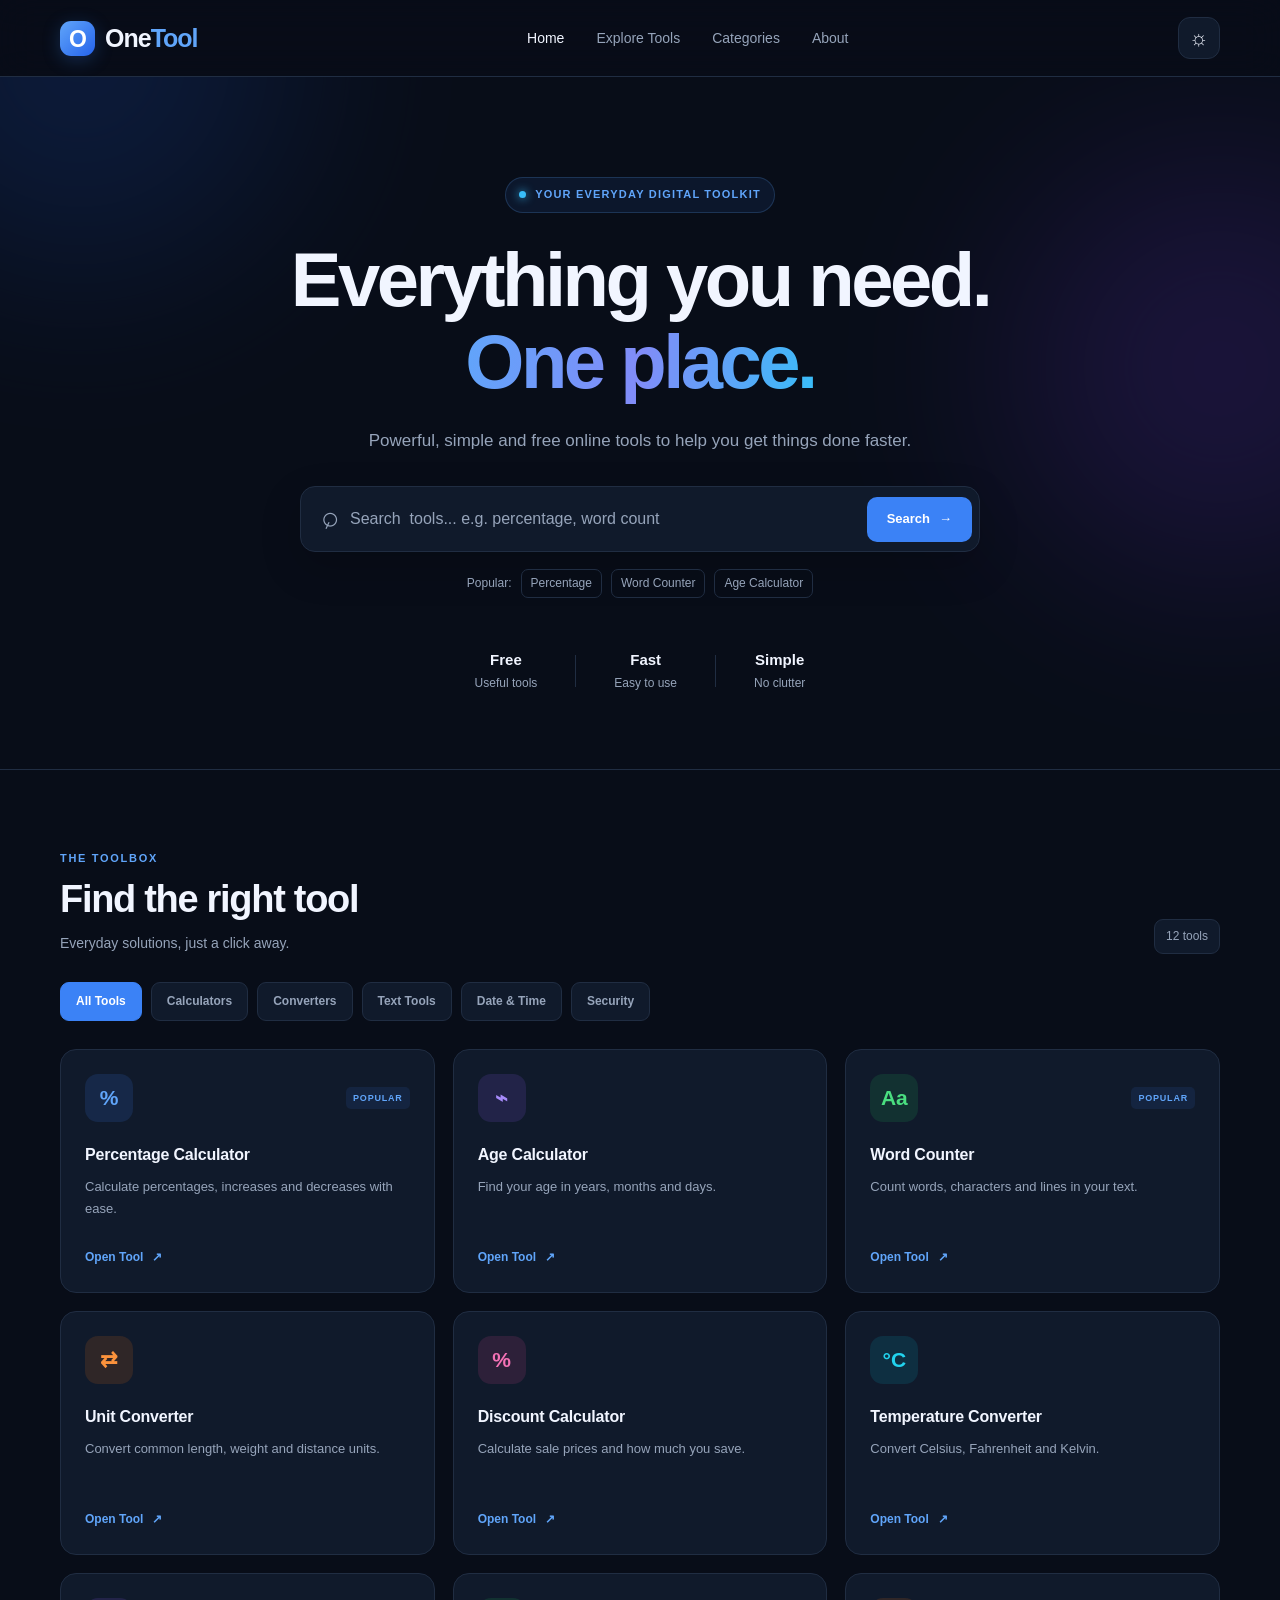
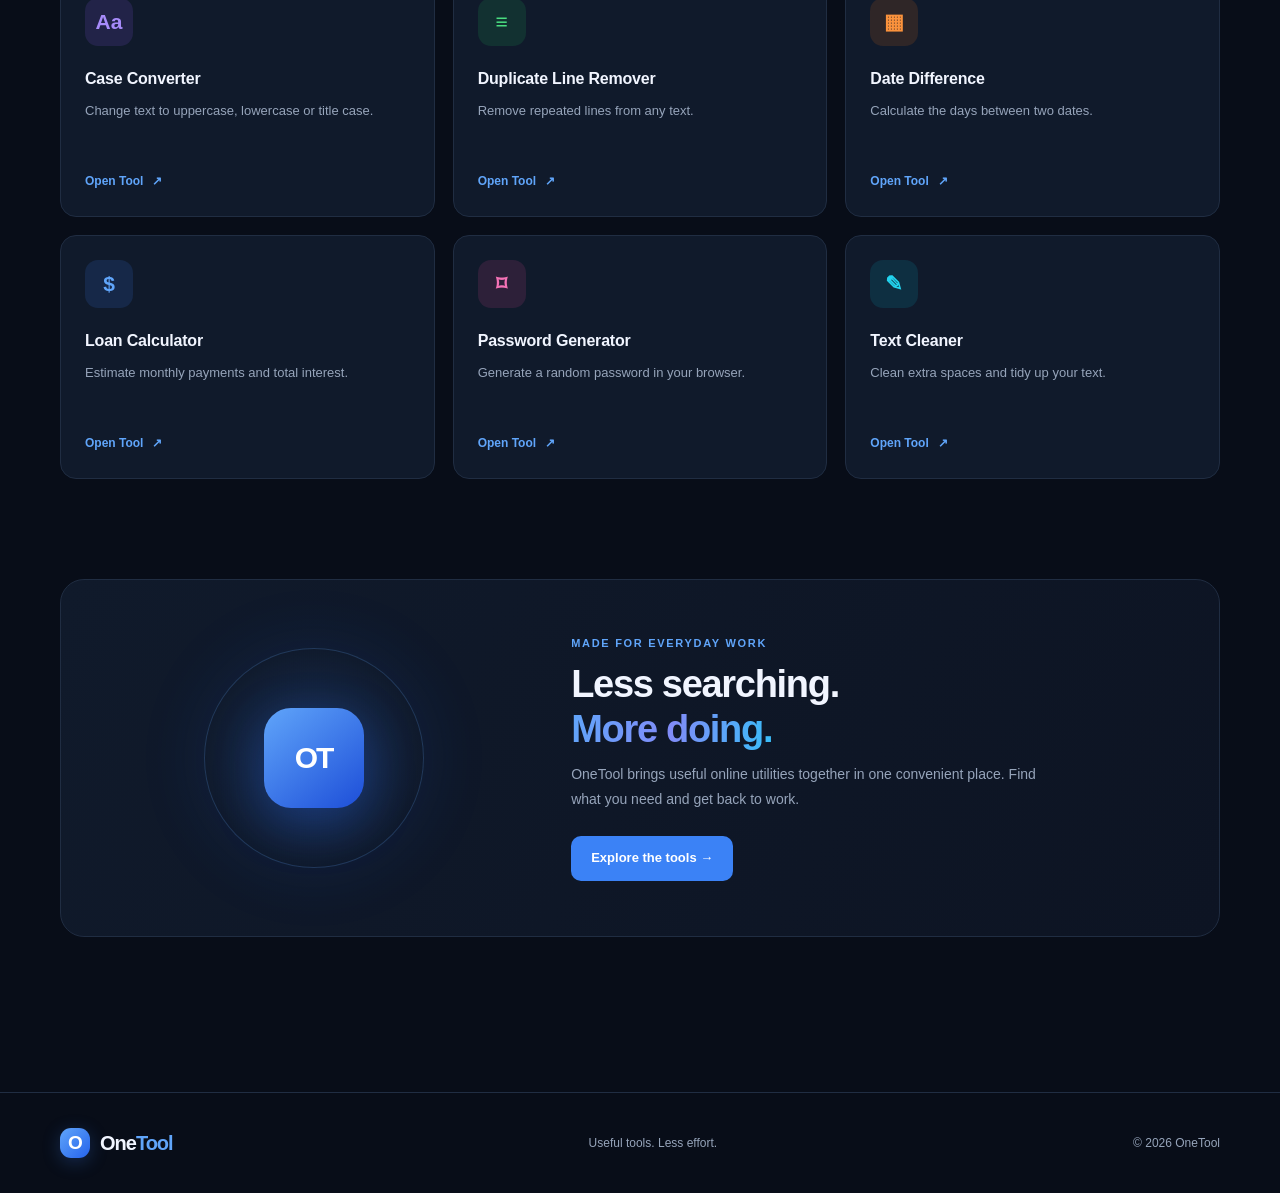
<file: index.html>
<!DOCTYPE html>
<html lang="en">

<head>
    <meta charset="UTF-8">
    <meta name="viewport" content="width=device-width, initial-scale=1.0">

    <title>OneTool — Free Online Calculators & Useful Tools</title>

    <meta
        name="description"
        content="Use free online calculators, unit converters, text tools and everyday utilities. Fast, simple and easy to use with OneTool."
    >

    <meta name="robots" content="index, follow">
    <meta name="theme-color" content="#080d18">

    <meta property="og:type" content="website">
    <meta property="og:title" content="OneTool — Free Online Tools">
    <meta
        property="og:description"
        content="Discover free online calculators, converters and productivity tools in one place."
    >

    <meta name="twitter:card" content="summary">
    <meta name="twitter:title" content="OneTool — Free Online Tools">
    <meta
        name="twitter:description"
        content="Simple, fast and useful online tools for everyday tasks."
    >

    <link rel="stylesheet" href="style.css">

    <script src="script.js" defer></script>
</head>

<body>
    <header class="site-header">
        <div class="container nav-container">
            <a class="logo" href="#" aria-label="OneTool home">
                <span class="logo-icon">O</span>
                <span>One<span class="blue-text">Tool</span></span>
            </a>

            <nav class="main-nav" id="mainNav">
                <a class="nav-link active" href="#home">Home</a>
                <a class="nav-link" href="#tools">Explore Tools</a>
                <a class="nav-link" href="#categories">Categories</a>
                <a class="nav-link" href="#about">About</a>
            </nav>

            <div class="nav-actions">
                <button class="icon-button" id="themeToggle"
                        type="button" aria-label="Switch color theme"
                        title="Switch theme">
                    <span id="themeIcon" aria-hidden="true">☼</span>
                </button>

                <button class="menu-toggle" id="menuToggle"
                        type="button" aria-label="Toggle navigation"
                        aria-expanded="false">
                    <span></span><span></span><span></span>
                </button>
            </div>
        </div>
    </header>

    <main>
        <section class="hero" id="home">
            <div class="hero-glow glow-one"></div>
            <div class="hero-glow glow-two"></div>

            <div class="container hero-content">
                <div class="announcement">
                    <span class="status-dot"></span>
                    YOUR EVERYDAY DIGITAL TOOLKIT
                </div>

                <h1>
                    Everything you need.<br>
                    <span class="gradient-text">One place.</span>
                </h1>

                <p class="hero-description">
                    Powerful, simple and free online tools to help you
                    get things done faster.
                </p>

                <form class="search-box" id="searchForm" role="search">
                    <span class="search-icon" aria-hidden="true">⌕</span>

                    <input
                        id="toolSearch"
                        type="search"
                        placeholder="Search  tools... e.g. percentage, word count"
                        aria-label="Search tools"
                        autocomplete="off"
                    >

                    <button type="submit" class="btn btn-primary search-button">
                        Search <span aria-hidden="true">→</span>
                    </button>
                </form>

                <div class="search-hint">
                    <span>Popular:</span>
                    <button type="button" class="suggestion" data-search="percentage">
                        Percentage
                    </button>
                    <button type="button" class="suggestion" data-search="word counter">
                        Word Counter
                    </button>
                    <button type="button" class="suggestion" data-search="age">
                        Age Calculator
                    </button>
                </div>

                <div class="hero-stats">
                    <div>
                        <strong>Free</strong>
                        <span>Useful tools</span>
                    </div>
                    <div class="stat-divider"></div>
                    <div>
                        <strong>Fast</strong>
                        <span>Easy to use</span>
                    </div>
                    <div class="stat-divider"></div>
                    <div>
                        <strong>Simple</strong>
                        <span>No clutter</span>
                    </div>
                </div>
            </div>
        </section>

        <section class="tools-section section-padding" id="tools">
            <div class="container">
                <div class="section-heading">
                    <div>
                        <span class="eyebrow">THE TOOLBOX</span>
                        <h2>Find the right tool</h2>
                        <p>Everyday solutions, just a click away.</p>
                    </div>
                    <span class="results-count" id="resultsCount">12 tools</span>
                </div>

                <div class="category-bar" id="categories">
                    <button class="category-button active" data-category="all"
                            type="button">All Tools</button>
                    <button class="category-button" data-category="calculators"
                            type="button">Calculators</button>
                    <button class="category-button" data-category="converters"
                            type="button">Converters</button>
                    <button class="category-button" data-category="text"
                            type="button">Text Tools</button>
                    <button class="category-button" data-category="date"
                            type="button">Date &amp; Time</button>
                    <button class="category-button" data-category="security"
                            type="button">Security</button>
                </div>

                <div class="tool-grid" id="toolGrid">

                    <article class="tool-card" data-category="calculators"
                             data-search="percentage percent calculator maths math">
                        <div class="card-top">
                            <div class="tool-icon icon-blue">%</div>
                            <span class="card-tag">POPULAR</span>
                        </div>
                        <h3>Percentage Calculator</h3>
                        <p>Calculate percentages, increases and decreases with ease.</p>
                        <button class="tool-link" data-tool="percentage"
                                type="button">Open Tool <span>↗</span></button>
                    </article>

                    <article class="tool-card" data-category="calculators"
                             data-search="age birthday date of birth calculator">
                        <div class="card-top">
                            <div class="tool-icon icon-purple">⌁</div>
                        </div>
                        <h3>Age Calculator</h3>
                        <p>Find your age in years, months and days.</p>
                        <button class="tool-link" data-tool="age"
                                type="button">Open Tool <span>↗</span></button>
                    </article>

                    <article class="tool-card" data-category="text"
                             data-search="word counter character count text letters">
                        <div class="card-top">
                            <div class="tool-icon icon-green">Aa</div>
                            <span class="card-tag">POPULAR</span>
                        </div>
                        <h3>Word Counter</h3>
                        <p>Count words, characters and lines in your text.</p>
                        <button class="tool-link" data-tool="word-counter"
                                type="button">Open Tool <span>↗</span></button>
                    </article>

                    <article class="tool-card" data-category="converters"
                             data-search="unit converter length weight distance metric">
                        <div class="card-top">
                            <div class="tool-icon icon-orange">⇄</div>
                        </div>
                        <h3>Unit Converter</h3>
                        <p>Convert common length, weight and distance units.</p>
                        <button class="tool-link" data-tool="unit-converter"
                                type="button">Open Tool <span>↗</span></button>
                    </article>

                    <article class="tool-card" data-category="calculators"
                             data-search="discount sale price savings calculator">
                        <div class="card-top">
                            <div class="tool-icon icon-pink">%</div>
                        </div>
                        <h3>Discount Calculator</h3>
                        <p>Calculate sale prices and how much you save.</p>
                        <button class="tool-link" data-tool="discount"
                                type="button">Open Tool <span>↗</span></button>
                    </article>

                    <article class="tool-card" data-category="converters"
                             data-search="temperature celsius fahrenheit kelvin converter">
                        <div class="card-top">
                            <div class="tool-icon icon-cyan">°C</div>
                        </div>
                        <h3>Temperature Converter</h3>
                        <p>Convert Celsius, Fahrenheit and Kelvin.</p>
                        <button class="tool-link" data-tool="temperature"
                                type="button">Open Tool <span>↗</span></button>
                    </article>

                    <article class="tool-card" data-category="text"
                             data-search="case converter uppercase lowercase sentence text">
                        <div class="card-top">
                            <div class="tool-icon icon-purple">Aa</div>
                        </div>
                        <h3>Case Converter</h3>
                        <p>Change text to uppercase, lowercase or title case.</p>
                        <button class="tool-link" data-tool="case-converter"
                                type="button">Open Tool <span>↗</span></button>
                    </article>

                    <article class="tool-card" data-category="text"
                             data-search="duplicate lines remove repeated text cleaner">
                        <div class="card-top">
                            <div class="tool-icon icon-green">≡</div>
                        </div>
                        <h3>Duplicate Line Remover</h3>
                        <p>Remove repeated lines from any text.</p>
                        <button class="tool-link" data-tool="duplicate-lines"
                                type="button">Open Tool <span>↗</span></button>
                    </article>

                    <article class="tool-card" data-category="date"
                             data-search="date difference days between dates duration">
                        <div class="card-top">
                            <div class="tool-icon icon-orange">▦</div>
                        </div>
                        <h3>Date Difference</h3>
                        <p>Calculate the days between two dates.</p>
                        <button class="tool-link" data-tool="date-difference"
                                type="button">Open Tool <span>↗</span></button>
                    </article>

                    <article class="tool-card" data-category="calculators"
                             data-search="loan monthly payment interest calculator">
                        <div class="card-top">
                            <div class="tool-icon icon-blue">$</div>
                        </div>
                        <h3>Loan Calculator</h3>
                        <p>Estimate monthly payments and total interest.</p>
                        <button class="tool-link" data-tool="loan"
                                type="button">Open Tool <span>↗</span></button>
                    </article>

                    <article class="tool-card" data-category="security"
                             data-search="password generator secure random strong">
                        <div class="card-top">
                            <div class="tool-icon icon-pink">⌑</div>
                        </div>
                        <h3>Password Generator</h3>
                        <p>Generate a random password in your browser.</p>
                        <button class="tool-link" data-tool="password"
                                type="button">Open Tool <span>↗</span></button>
                    </article>

                    <article class="tool-card" data-category="text"
                             data-search="text cleaner whitespace spaces formatting">
                        <div class="card-top">
                            <div class="tool-icon icon-cyan">✎</div>
                        </div>
                        <h3>Text Cleaner</h3>
                        <p>Clean extra spaces and tidy up your text.</p>
                        <button class="tool-link" data-tool="text-cleaner"
                                type="button">Open Tool <span>↗</span></button>
                    </article>

                </div>

                <div class="empty-state" id="emptyState" hidden>
                    <div class="empty-icon">⌕</div>
                    <h3>No tools found</h3>
                    <p>Try another keyword or choose a different category.</p>
                    <button class="btn btn-secondary" id="resetSearch"
                            type="button">Show all tools</button>
                </div>
            </div>
        </section>

        <section class="feature-section section-padding" id="about">
            <div class="container feature-panel">
                <div class="feature-orb" aria-hidden="true">
                    <div class="orb-inner">OT</div>
                </div>
                <div class="feature-copy">
                    <span class="eyebrow">MADE FOR EVERYDAY WORK</span>
                    <h2>Less searching.<br><span class="gradient-text">More doing.</span></h2>
                    <p>
                        OneTool brings useful online utilities together in one
                        convenient place. Find what you need and get back to work.
                    </p>
                    <a class="btn btn-primary" href="#tools">Explore the tools →</a>
                </div>
            </div>
        </section>
    </main>

    <footer class="site-footer">
        <div class="container footer-content">
            <a class="logo footer-logo" href="#home">
                <span class="logo-icon">O</span>
                <span>One<span class="blue-text">Tool</span></span>
            </a>
            <p>Useful tools. Less effort.</p>
            <span class="copyright">© <span id="currentYear"></span> OneTool</span>
        </div>
    </footer>

    <div class="toast" id="toast" role="status" aria-live="polite"></div>
</body>


<!-- ONETOOL: TOOL WORKSPACE -->
<div class="tool-modal" id="toolModal" hidden>
    <div class="tool-modal-backdrop" data-close-modal></div>

    <section
        class="tool-modal-panel"
        role="dialog"
        aria-modal="true"
        aria-labelledby="toolModalTitle"
    >
        <div class="tool-modal-header">
            <div>
                <span class="eyebrow">ONETOOL WORKSPACE</span>
                <h2 id="toolModalTitle">Online Tool</h2>
            </div>

            <button
                type="button"
                class="icon-button"
                id="closeToolModal"
                aria-label="Close tool"
            >×</button>
        </div>

        <p class="tool-modal-description" id="toolModalDescription"></p>

        <div id="toolWorkspace"></div>

        <div class="tool-modal-footer">
            <span>Free online tool · Runs in your browser</span>
            <button type="button" class="btn btn-secondary" id="resetTool">
                Reset
            </button>
        </div>
    </section>
</div>

</html>
</file>
<file: style.css>
/* =================================
   ONETOOL — PREMIUM TECH DESIGN
   ================================= */

:root {
    color-scheme: dark;
    --bg: #080d18;
    --bg-soft: #0d1423;
    --surface: #101a2b;
    --surface-hover: #152238;
    --border: #202d42;
    --text: #f1f5ff;
    --muted: #96a4ba;
    --blue: #3b82f6;
    --blue-bright: #60a5fa;
    --blue-dark: #2563eb;
    --header-bg: rgba(8, 13, 24, 0.88);
    --shadow: 0 15px 40px rgba(0, 0, 0, 0.18);
    --radius: 16px;
}

:root[data-theme="light"] {
    color-scheme: light;
    --bg: #f5f8ff;
    --bg-soft: #edf3fc;
    --surface: #ffffff;
    --surface-hover: #f0f6ff;
    --border: #dce5f1;
    --text: #142038;
    --muted: #607089;
    --blue: #2563eb;
    --blue-bright: #3b82f6;
    --blue-dark: #1d4ed8;
    --header-bg: rgba(255, 255, 255, 0.9);
    --shadow: 0 15px 40px rgba(35, 58, 90, 0.08);
}

* {
    margin: 0;
    padding: 0;
    box-sizing: border-box;
}

html {
    scroll-behavior: smooth;
    scroll-padding-top: 90px;
}

body {
    min-height: 100vh;
    overflow-x: hidden;
    font-family: Inter, -apple-system, BlinkMacSystemFont,
        "Segoe UI", Arial, sans-serif;
    background: var(--bg);
    color: var(--text);
    line-height: 1.6;
    transition: background 0.25s, color 0.25s;
}

button, input, textarea {
    font: inherit;
}

button, a {
    -webkit-tap-highlight-color: transparent;
}

button {
    cursor: pointer;
}

a {
    color: inherit;
    text-decoration: none;
}

button:focus-visible,
a:focus-visible,
input:focus-visible {
    outline: 2px solid var(--blue-bright);
    outline-offset: 4px;
}

.container {
    width: min(1160px, calc(100% - 48px));
    margin-inline: auto;
}

.blue-text {
    color: var(--blue-bright);
}

.gradient-text {
    color: var(--blue-bright);
    background: linear-gradient(100deg, #60a5fa, #818cf8, #38bdf8);
    -webkit-background-clip: text;
    background-clip: text;
    -webkit-text-fill-color: transparent;
}

/* HEADER */

.site-header {
    position: sticky;
    top: 0;
    z-index: 100;
    background: var(--header-bg);
    backdrop-filter: blur(18px);
    border-bottom: 1px solid var(--border);
}

.nav-container {
    min-height: 76px;
    display: flex;
    align-items: center;
    justify-content: space-between;
    gap: 28px;
}

.logo {
    display: inline-flex;
    align-items: center;
    gap: 10px;
    font-size: 25px;
    font-weight: 800;
    letter-spacing: -1px;
    white-space: nowrap;
}

.logo-icon {
    display: grid;
    place-items: center;
    width: 35px;
    height: 35px;
    color: #fff;
    background: linear-gradient(135deg, #60a5fa, #2563eb);
    border-radius: 11px;
    font-size: 23px;
    box-shadow: 0 4px 18px rgba(59, 130, 246, 0.25);
}

.main-nav {
    display: flex;
    align-items: center;
    gap: 32px;
}

.nav-link {
    color: var(--muted);
    font-size: 14px;
    transition: color 0.2s;
}

.nav-link:hover,
.nav-link.active {
    color: var(--text);
}

.nav-actions {
    display: flex;
    align-items: center;
    gap: 12px;
}

.icon-button,
.menu-toggle {
    display: grid;
    place-items: center;
    width: 42px;
    height: 42px;
    border: 1px solid var(--border);
    border-radius: 12px;
    background: var(--surface);
    color: var(--text);
    font-size: 21px;
    transition: border-color 0.2s, background 0.2s;
}

.icon-button:hover,
.menu-toggle:hover {
    border-color: var(--blue);
}

.menu-toggle {
    display: none;
    gap: 4px;
    align-content: center;
}

.menu-toggle span {
    width: 17px;
    height: 2px;
    background: var(--text);
    border-radius: 2px;
}

/* HERO */

.hero {
    position: relative;
    overflow: hidden;
    isolation: isolate;
    padding: 100px 0 76px;
    border-bottom: 1px solid var(--border);
}

.hero-glow {
    position: absolute;
    z-index: -1;
    width: 420px;
    height: 420px;
    border-radius: 50%;
    filter: blur(100px);
    opacity: 0.16;
    pointer-events: none;
}

.glow-one {
    background: #2563eb;
    top: -230px;
    left: -130px;
}

.glow-two {
    background: #7c3aed;
    right: -150px;
    top: 80px;
}

.hero-content {
    text-align: center;
    max-width: 900px;
    position: relative;
}

.announcement {
    display: inline-flex;
    align-items: center;
    gap: 9px;
    padding: 8px 13px;
    color: var(--blue-bright);
    background: rgba(59, 130, 246, 0.09);
    border: 1px solid rgba(96, 165, 250, 0.2);
    border-radius: 999px;
    font-size: 11px;
    font-weight: 750;
    letter-spacing: 1.2px;
    margin-bottom: 26px;
}

.status-dot {
    width: 7px;
    height: 7px;
    border-radius: 50%;
    background: #38bdf8;
    box-shadow: 0 0 10px #38bdf8;
}

.hero h1 {
    font-size: clamp(42px, 6.2vw, 76px);
    line-height: 1.09;
    letter-spacing: -3.5px;
    font-weight: 800;
}

.hero-description {
    max-width: 570px;
    margin: 23px auto 32px;
    color: var(--muted);
    font-size: 17px;
}

.search-box {
    display: flex;
    align-items: center;
    gap: 12px;
    width: min(680px, 100%);
    margin: 0 auto;
    padding: 7px;
    background: var(--surface);
    border: 1px solid var(--border);
    border-radius: 15px;
    box-shadow: var(--shadow);
    transition: border-color 0.2s, box-shadow 0.2s;
}

.search-box:focus-within {
    border-color: var(--blue);
    box-shadow: 0 0 0 4px rgba(59, 130, 246, 0.1);
}

.search-icon {
    padding-left: 12px;
    font-size: 30px;
    color: var(--muted);
    line-height: 1;
    transform: rotate(-20deg);
}

.search-box input {
    min-width: 0;
    flex: 1;
    padding: 12px 0;
    color: var(--text);
    background: transparent;
    border: none;
    outline: none;
}

.search-box input::placeholder {
    color: var(--muted);
}

.search-box input:focus-visible {
    outline: none;
}

.btn {
    display: inline-flex;
    align-items: center;
    justify-content: center;
    gap: 9px;
    min-height: 45px;
    padding: 11px 19px;
    border-radius: 10px;
    border: 1px solid transparent;
    font-size: 13px;
    font-weight: 700;
    transition: transform 0.2s, background 0.2s;
}

.btn:hover {
    transform: translateY(-2px);
}

.btn-primary {
    background: var(--blue);
    color: #fff;
}

.btn-primary:hover {
    background: var(--blue-dark);
}

.btn-secondary {
    background: var(--surface);
    border-color: var(--border);
    color: var(--text);
}

.search-button {
    white-space: nowrap;
}

.search-hint {
    display: flex;
    align-items: center;
    justify-content: center;
    flex-wrap: wrap;
    gap: 9px;
    margin-top: 17px;
    color: var(--muted);
    font-size: 12px;
}

.suggestion {
    padding: 4px 9px;
    color: var(--muted);
    background: transparent;
    border: 1px solid var(--border);
    border-radius: 7px;
    font-size: 12px;
    transition: all 0.2s;
}

.suggestion:hover {
    color: var(--blue-bright);
    border-color: var(--blue);
}

.hero-stats {
    display: flex;
    align-items: center;
    justify-content: center;
    gap: 38px;
    margin-top: 50px;
}

.hero-stats div:not(.stat-divider) {
    display: flex;
    flex-direction: column;
    gap: 2px;
}

.hero-stats strong {
    font-size: 15px;
    font-weight: 750;
}

.hero-stats span {
    color: var(--muted);
    font-size: 12px;
}

.hero-stats .stat-divider {
    width: 1px;
    height: 32px;
    background: var(--border);
}

/* TOOL SECTION */

.section-padding {
    padding: 80px 0;
}

.section-heading {
    display: flex;
    align-items: end;
    justify-content: space-between;
    gap: 20px;
    margin-bottom: 28px;
}

.eyebrow {
    display: block;
    color: var(--blue-bright);
    font-size: 11px;
    font-weight: 800;
    letter-spacing: 1.7px;
    margin-bottom: 9px;
}

.section-heading h2,
.feature-copy h2 {
    font-size: clamp(28px, 4vw, 38px);
    line-height: 1.2;
    letter-spacing: -1.3px;
}

.section-heading p,
.feature-copy p {
    margin-top: 9px;
    color: var(--muted);
    font-size: 14px;
}

.results-count {
    flex-shrink: 0;
    padding: 7px 11px;
    color: var(--muted);
    background: var(--surface);
    border: 1px solid var(--border);
    border-radius: 9px;
    font-size: 12px;
}

.category-bar {
    display: flex;
    gap: 9px;
    flex-wrap: wrap;
    margin-bottom: 28px;
}

.category-button {
    padding: 9px 15px;
    color: var(--muted);
    background: var(--surface);
    border: 1px solid var(--border);
    border-radius: 9px;
    font-size: 12px;
    font-weight: 650;
    transition: all 0.2s;
}

.category-button:hover {
    color: var(--text);
    border-color: var(--blue);
}

.category-button.active {
    color: #fff;
    background: var(--blue);
    border-color: var(--blue);
}

.tool-grid {
    display: grid;
    grid-template-columns: repeat(3, minmax(0, 1fr));
    gap: 18px;
}

.tool-card {
    min-width: 0;
    padding: 24px;
    background: var(--surface);
    border: 1px solid var(--border);
    border-radius: var(--radius);
    transition: transform 0.22s, border-color 0.22s,
        background 0.22s, box-shadow 0.22s;
    animation: card-in 0.35s ease both;
}

.tool-card:hover {
    transform: translateY(-4px);
    border-color: rgba(96, 165, 250, 0.55);
    background: var(--surface-hover);
    box-shadow: var(--shadow);
}

.card-top {
    display: flex;
    align-items: center;
    justify-content: space-between;
    margin-bottom: 22px;
}

.tool-icon {
    display: grid;
    place-items: center;
    width: 48px;
    height: 48px;
    border-radius: 13px;
    font-size: 21px;
    font-weight: 750;
}

.icon-blue {
    color: #60a5fa;
    background: rgba(59, 130, 246, 0.14);
}

.icon-purple {
    color: #a78bfa;
    background: rgba(139, 92, 246, 0.14);
}

.icon-green {
    color: #4ade80;
    background: rgba(34, 197, 94, 0.13);
}

.icon-orange {
    color: #fb923c;
    background: rgba(249, 115, 22, 0.13);
}

.icon-pink {
    color: #f472b6;
    background: rgba(236, 72, 153, 0.13);
}

.icon-cyan {
    color: #22d3ee;
    background: rgba(6, 182, 212, 0.13);
}

.card-tag {
    padding: 4px 7px;
    color: var(--blue-bright);
    background: rgba(59, 130, 246, 0.1);
    border-radius: 5px;
    font-size: 9px;
    font-weight: 800;
    letter-spacing: 0.8px;
}

.tool-card h3 {
    margin-bottom: 9px;
    font-size: 16px;
    line-height: 1.4;
    letter-spacing: -0.2px;
}

.tool-card p {
    min-height: 46px;
    margin-bottom: 21px;
    color: var(--muted);
    font-size: 13px;
    line-height: 1.7;
}

.tool-link {
    display: inline-flex;
    align-items: center;
    gap: 9px;
    padding: 0;
    color: var(--blue-bright);
    background: transparent;
    border: none;
    font-size: 12px;
    font-weight: 750;
}

.tool-link span {
    transition: transform 0.2s;
}

.tool-link:hover span {
    transform: translate(3px, -3px);
}

.empty-state {
    padding: 55px 20px;
    text-align: center;
    border: 1px dashed var(--border);
    border-radius: var(--radius);
}

.empty-icon {
    font-size: 42px;
    color: var(--muted);
}

.empty-state h3 {
    margin: 12px 0 5px;
}

.empty-state p {
    margin-bottom: 20px;
    color: var(--muted);
    font-size: 14px;
}

[hidden] {
    display: none !important;
}

/* FEATURE SECTION */

.feature-section {
    padding-top: 20px;
}

.feature-panel {
    position: relative;
    display: grid;
    grid-template-columns: 0.8fr 1.2fr;
    align-items: center;
    gap: 60px;
    padding: 55px;
    overflow: hidden;
    background: linear-gradient(
        120deg,
        var(--surface),
        var(--bg-soft)
    );
    border: 1px solid var(--border);
    border-radius: 24px;
}

.feature-orb {
    display: grid;
    place-items: center;
    width: 220px;
    height: 220px;
    justify-self: center;
    border-radius: 50%;
    background: radial-gradient(
        circle,
        rgba(59, 130, 246, 0.25),
        rgba(59, 130, 246, 0.02) 70%
    );
    border: 1px solid rgba(96, 165, 250, 0.22);
    box-shadow: 0 0 70px rgba(37, 99, 235, 0.12);
}

.orb-inner {
    display: grid;
    place-items: center;
    width: 100px;
    height: 100px;
    color: #fff;
    background: linear-gradient(140deg, #60a5fa, #1d4ed8);
    border-radius: 27px;
    font-size: 30px;
    font-weight: 850;
    letter-spacing: -2px;
    box-shadow: 0 15px 50px rgba(37, 99, 235, 0.3);
}

.feature-copy p {
    max-width: 470px;
    margin-bottom: 24px;
    line-height: 1.8;
}

/* FOOTER */

.site-footer {
    margin-top: 75px;
    border-top: 1px solid var(--border);
}

.footer-content {
    min-height: 100px;
    display: flex;
    align-items: center;
    justify-content: space-between;
    gap: 20px;
}

.footer-logo {
    font-size: 20px;
}

.footer-logo .logo-icon {
    width: 30px;
    height: 30px;
    font-size: 19px;
}

.footer-content p,
.copyright {
    color: var(--muted);
    font-size: 12px;
}

/* NOTIFICATIONS */

.toast {
    position: fixed;
    z-index: 200;
    left: 50%;
    bottom: 24px;
    width: max-content;
    max-width: calc(100% - 32px);
    padding: 13px 18px;
    color: #fff;
    background: #17243a;
    border: 1px solid #30435f;
    border-radius: 12px;
    box-shadow: var(--shadow);
    font-size: 13px;
    opacity: 0;
    pointer-events: none;
    transform: translate(-50%, 15px);
    transition: opacity 0.2s, transform 0.2s;
}

.toast.show {
    opacity: 1;
    transform: translate(-50%, 0);
}

/* ANIMATIONS */

@keyframes card-in {
    from {
        opacity: 0;
        transform: translateY(8px);
    }
    to {
        opacity: 1;
        transform: translateY(0);
    }
}

/* RESPONSIVE */

@media (max-width: 900px) {
    .main-nav {
        gap: 18px;
    }

    .tool-grid {
        grid-template-columns: repeat(2, minmax(0, 1fr));
    }

    .feature-panel {
        gap: 30px;
        padding: 38px;
    }

    .feature-orb {
        width: 180px;
        height: 180px;
    }
}

@media (max-width: 680px) {
    .container {
        width: calc(100% - 32px);
    }

    .nav-container {
        min-height: 68px;
        gap: 12px;
    }

    .logo {
        font-size: 22px;
    }

    .logo-icon {
        width: 32px;
        height: 32px;
    }

    .menu-toggle {
        display: grid;
    }

    .main-nav {
        position: absolute;
        top: calc(100% + 1px);
        left: 0;
        right: 0;
        display: none;
        flex-direction: column;
        align-items: stretch;
        gap: 0;
        padding: 10px 16px 16px;
        background: var(--bg);
        border-bottom: 1px solid var(--border);
    }

    .main-nav.open {
        display: flex;
    }

    .nav-link {
        padding: 13px 8px;
    }

    .hero {
        padding: 74px 0 58px;
    }

    .hero h1 {
        letter-spacing: -2px;
    }

    .hero-description {
        font-size: 15px;
    }

    .search-box {
        gap: 6px;
        padding: 6px;
    }

    .search-box input {
        font-size: 13px;
    }

    .search-icon {
        padding-left: 6px;
        font-size: 25px;
    }

    .search-button {
        min-height: 41px;
        padding: 9px 12px;
        font-size: 12px;
    }

    .hero-stats {
        gap: 17px;
        margin-top: 36px;
    }

    .hero-stats strong {
        font-size: 13px;
    }

    .hero-stats span {
        font-size: 10px;
    }

    .section-padding {
        padding: 60px 0;
    }

    .section-heading {
        align-items: start;
    }

    .section-heading h2 {
        font-size: 29px;
    }

    .category-bar {
        flex-wrap: nowrap;
        overflow-x: auto;
        padding: 3px 2px 10px;
        scrollbar-width: thin;
    }

    .category-button {
        flex-shrink: 0;
    }

    .tool-card {
        padding: 18px;
    }

    .tool-card h3 {
        font-size: 14px;
    }

    .tool-card p {
        font-size: 12px;
    }

    .feature-panel {
        grid-template-columns: 1fr;
        gap: 25px;
        padding: 30px 22px;
    }

    .feature-orb {
        width: 145px;
        height: 145px;
    }

    .orb-inner {
        width: 75px;
        height: 75px;
        border-radius: 21px;
        font-size: 25px;
    }

    .feature-copy {
        text-align: center;
    }

    .footer-content {
        padding: 25px 0;
        flex-direction: column;
        gap: 12px;
    }
}

@media (max-width: 380px) {
    .tool-grid {
        grid-template-columns: 1fr;
    }

    .hero h1 {
        font-size: 39px;
    }

    .announcement {
        font-size: 9px;
        letter-spacing: 0.8px;
    }

    .results-count {
        font-size: 10px;
    }
}

@media (prefers-reduced-motion: reduce) {
    *,
    *::before,
    *::after {
        scroll-behavior: auto !important;
        animation-duration: 0.01ms !important;
        transition-duration: 0.01ms !important;
    }
}

/* ONETOOL TOOL WORKSPACE */

.tool-modal[hidden] {
    display: none !important;
}

.tool-modal {
    position: fixed;
    inset: 0;
    z-index: 1000;
    display: grid;
    place-items: center;
    padding: 20px;
}

.tool-modal-backdrop {
    position: absolute;
    inset: 0;
    background: rgba(2, 6, 15, 0.82);
    backdrop-filter: blur(8px);
}

.tool-modal-panel {
    position: relative;
    z-index: 1;
    width: min(620px, 100%);
    max-height: min(85vh, 800px);
    overflow-y: auto;
    padding: 28px;
    color: var(--text);
    background: var(--surface);
    border: 1px solid var(--border);
    border-radius: 22px;
    box-shadow: 0 30px 100px rgba(0, 0, 0, 0.4);
    animation: card-in 0.2s ease;
}

.tool-modal-header {
    display: flex;
    align-items: center;
    justify-content: space-between;
    gap: 20px;
    margin-bottom: 10px;
}

.tool-modal-header h2 {
    font-size: 27px;
    line-height: 1.25;
}

.tool-modal-description {
    margin-bottom: 24px;
    color: var(--muted);
    font-size: 14px;
}

.tool-form {
    display: grid;
    gap: 17px;
}

.tool-field {
    display: grid;
    gap: 7px;
}

.tool-field label {
    font-size: 13px;
    font-weight: 650;
}

.tool-field input,
.tool-field select,
.tool-field textarea {
    width: 100%;
    min-width: 0;
    padding: 12px 13px;
    color: var(--text);
    background: var(--bg-soft);
    border: 1px solid var(--border);
    border-radius: 10px;
    outline: none;
}

.tool-field input:focus,
.tool-field select:focus,
.tool-field textarea:focus {
    border-color: var(--blue);
    box-shadow: 0 0 0 3px rgba(59, 130, 246, 0.12);
}

.tool-field textarea {
    min-height: 140px;
    resize: vertical;
}

.tool-form-actions {
    display: flex;
    flex-wrap: wrap;
    gap: 10px;
}

.tool-result {
    margin-top: 20px;
    padding: 18px;
    background: var(--bg-soft);
    border: 1px solid var(--border);
    border-radius: 13px;
    overflow-wrap: anywhere;
}

.tool-result-label {
    margin-bottom: 6px;
    color: var(--muted);
    font-size: 12px;
}

.tool-result-value {
    font-size: 25px;
    font-weight: 800;
    color: var(--blue-bright);
}

.tool-result-detail {
    margin-top: 7px;
    color: var(--muted);
    font-size: 13px;
    white-space: pre-wrap;
}

.tool-error {
    margin-top: 12px;
    color: #fca5a5;
    font-size: 13px;
}

.tool-modal-footer {
    display: flex;
    justify-content: space-between;
    align-items: center;
    gap: 12px;
    margin-top: 24px;
    padding-top: 17px;
    border-top: 1px solid var(--border);
}

.tool-modal-footer > span {
    color: var(--muted);
    font-size: 11px;
}

body.modal-open {
    overflow: hidden;
}

@media (max-width: 480px) {
    .tool-modal {
        padding: 10px;
    }

    .tool-modal-panel {
        padding: 20px;
        border-radius: 16px;
    }

    .tool-modal-header h2 {
        font-size: 22px;
    }

    .tool-modal-footer {
        align-items: flex-start;
        flex-direction: column;
    }

    .tool-result-value {
        font-size: 21px;
    }
}
</file>
